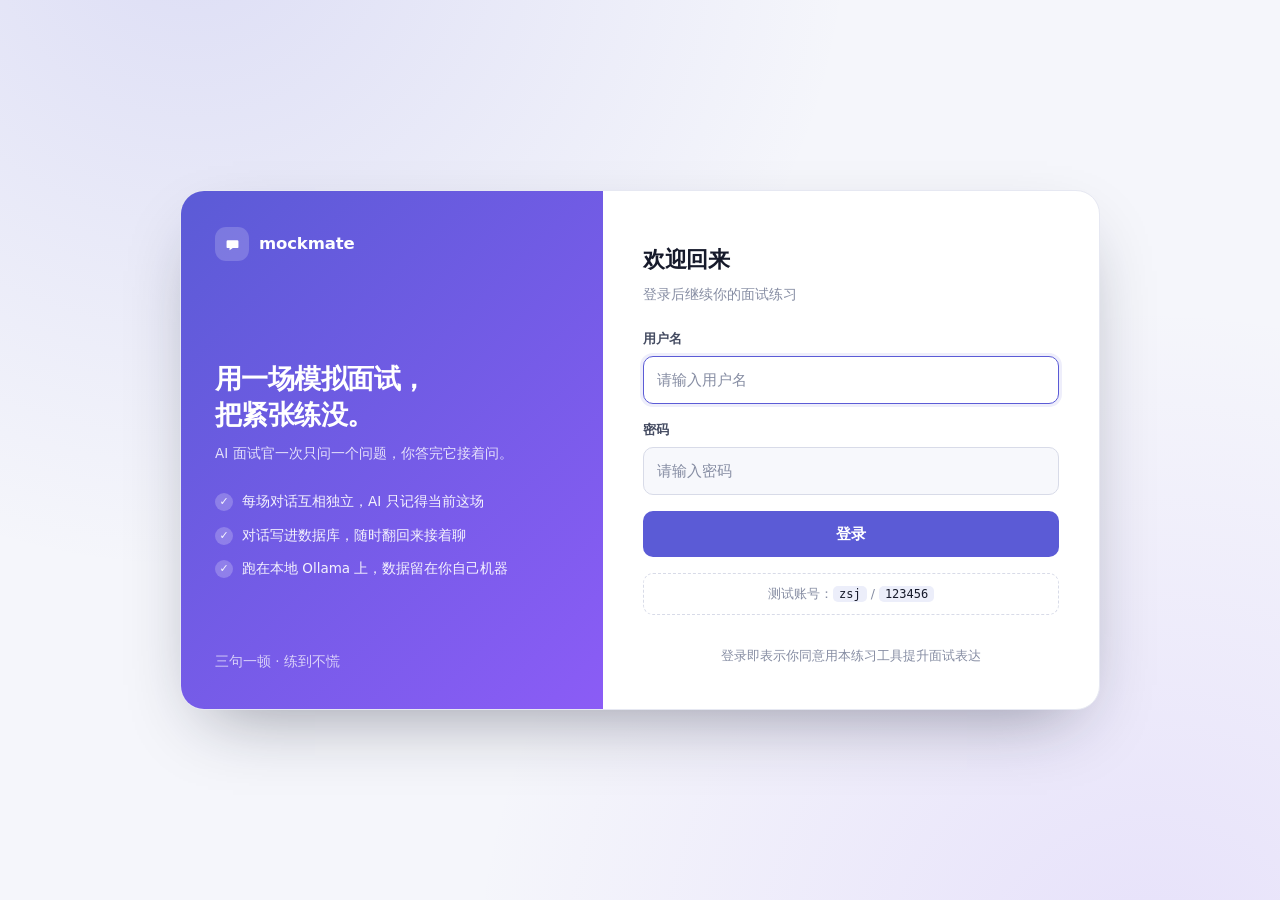
<file: src/main/resources/static/index.html>
<!DOCTYPE html>
<html lang="zh-CN">
  <head>
    <meta charset="UTF-8" />
    <meta name="viewport" content="width=device-width, initial-scale=1.0" />
    <title>mockmate · AI 面试搭子</title>
    <link rel="icon" href="img/favicon.svg" type="image/svg+xml" />
    <link rel="stylesheet" href="css/app.css" />
  </head>

  <body>
    <header class="topbar">
      <div class="topbar-left">
        <button id="sidebar-toggle" class="icon-btn" type="button" aria-label="打开会话列表">☰</button>
        <div class="brand">
          <span class="brand-mark" aria-hidden="true">
            <svg viewBox="0 0 32 32" fill="none">
              <path
                d="M8 9h16a2 2 0 0 1 2 2v9a2 2 0 0 1-2 2h-7.5L11 25.6V22H8a2 2 0 0 1-2-2v-9a2 2 0 0 1 2-2Z"
                fill="currentColor"
              />
            </svg>
          </span>
          <span class="brand-name">mockmate</span>
        </div>
      </div>

      <div class="topbar-right">
        <div class="who">
          <span class="avatar" id="avatar">?</span>
          <span>你好，<b id="who-name">…</b></span>
        </div>
        <button id="resume-btn" class="btn btn-ghost btn-sm" type="button">我的简历</button>
        <button id="logout-btn" class="btn btn-ghost btn-sm" type="button">退出登录</button>
      </div>
    </header>

    <div class="layout">
      <!-- ---------- 左侧：会话列表 ---------- -->
      <aside class="sidebar" id="sidebar">
        <div class="sidebar-head">
          <h2>我的会话</h2>
          <span class="pill" id="sessions-count">—</span>
        </div>

        <button id="new-chat-btn" class="btn new-chat" type="button">＋ 新对话</button>

        <ul class="session-list" id="session-list"></ul>

        <div class="sidebar-foot">
          <kbd>Enter</kbd> 发送 · <kbd>Shift</kbd> + <kbd>Enter</kbd> 换行
        </div>
      </aside>

      <div class="sidebar-backdrop" id="sidebar-backdrop"></div>

      <!-- ---------- 右侧：聊天 ---------- -->
      <main class="page">
        <section class="card chat-card">
          <div class="chat-head">
            <div class="chat-head-main">
              <span class="chat-avatar" aria-hidden="true">AI</span>
              <div>
                <h2>AI 面试官</h2>
                <span class="chat-head-status" id="chat-status">新会话</span>
              </div>
            </div>
            <span class="chat-hint">本地 Ollama · qwen3:8b</span>
          </div>

          <div class="chat-log" id="chat-log" aria-live="polite"></div>

          <form class="composer" id="chat-form">
            <textarea
              id="chat-input"
              class="composer-input"
              rows="1"
              maxlength="1000"
              placeholder="说说你自己，或者直接问 AI 一个问题…"
            ></textarea>
            <button id="send-btn" class="btn send-btn" type="submit">发送</button>
          </form>
        </section>

        <p class="kbd-hint">
          AI 只记得同一场对话里的最近 12 条消息；点左侧任意一场可以接着聊，点和「新对话」可以另起一场。
        </p>
      </main>
    </div>

    <!-- ---------- 我的简历（弹窗） ---------- -->
    <div class="modal" id="resume-modal" aria-hidden="true">
      <div class="modal-backdrop" data-close="1"></div>

      <div class="modal-card" role="dialog" aria-modal="true" aria-labelledby="resume-title">
        <div class="modal-head">
          <h2 id="resume-title">我的简历</h2>
          <button class="modal-close" id="resume-close" type="button" aria-label="关闭">×</button>
        </div>

        <div class="modal-body">
          <label class="dropzone" id="dropzone" for="resume-file">
            <input id="resume-file" type="file" accept=".pdf,.doc,.docx,.txt" hidden />
            <span class="dropzone-icon" aria-hidden="true">＋</span>
            <span class="dropzone-title">点击选择文件，或把简历拖进来</span>
            <span class="dropzone-hint">支持 PDF / DOC / DOCX / TXT，单个不超过 10MB</span>
          </label>

          <p class="resume-alert" id="resume-alert"></p>

          <ul class="resume-list" id="resume-list"></ul>
        </div>

        <div class="modal-foot">
          <span>上传后可以在面试时选用</span>
          <button class="btn btn-ghost btn-sm" id="resume-refresh" type="button">刷新</button>
        </div>
      </div>
    </div>

    <script src="js/api.js"></script>
    <script>
      (function () {
        'use strict';

        // 没登录就不要渲染这个页面，直接送回登录页
        if (!MM.isLoggedIn()) {
          MM.goLogin();
          return;
        }

        var $ = function (id) {
          return document.getElementById(id);
        };

        var chatLog = $('chat-log');
        var chatForm = $('chat-form');
        var chatInput = $('chat-input');
        var sendBtn = $('send-btn');
        var logoutBtn = $('logout-btn');
        var newChatBtn = $('new-chat-btn');
        var chatStatus = $('chat-status');
        var sessionsCount = $('sessions-count');
        var sessionList = $('session-list');
        var sidebar = $('sidebar');
        var sidebarToggle = $('sidebar-toggle');
        var sidebarBackdrop = $('sidebar-backdrop');

        var CID_KEY = 'mockmate.conversationId';

        /** 空状态里的快捷提问 */
        var SUGGESTS = ['先做个自我介绍', '问我一个 Java 基础题', '聊聊我最近做的项目'];

        /**
         * 后端第一次调用会返回一个 conversationId，之后每次都要带回去，
         * 后端才认得出「这还是同一场对话」——记忆全靠它。
         */
        var conversationId = localStorage.getItem(CID_KEY);

        /**
         * 选好但还没开始的那份简历：下一句会带上 resumeId，后端据此新建一场绑定简历的会话。
         * 会话一旦建起来，简历就绑在会话上了，这里随即清空。
         */
        var pendingResumeId = null;
        var pendingResumeName = '';

        var busy = false;

        /* ---------- 顶部：当前登录用户 ---------- */

        var username = MM.getUsername() || '朋友';
        $('who-name').textContent = username;
        $('avatar').textContent = username.charAt(0);

        /* ---------- 小工具 ---------- */

        function clock(value) {
          var d = value ? new Date(value) : new Date();
          if (isNaN(d.getTime())) return '';
          return d.getHours().toString().padStart(2, '0') + ':' + d.getMinutes().toString().padStart(2, '0');
        }

        function relative(value) {
          if (!value) return '';
          var d = new Date(value);
          if (isNaN(d.getTime())) return '';
          var diff = (Date.now() - d.getTime()) / 1000;
          if (diff < 60) return '刚刚';
          if (diff < 3600) return Math.floor(diff / 60) + ' 分钟前';
          if (diff < 86400) return Math.floor(diff / 3600) + ' 小时前';
          if (diff < 86400 * 7) return Math.floor(diff / 86400) + ' 天前';
          return d.getMonth() + 1 + '月' + d.getDate() + '日';
        }

        /* ---------- 消息气泡 ---------- */

        /**
         * 追加一条消息
         * @param {'ai'|'me'} role
         * @param {string} text
         * @param {string} [time] ISO 时间；不传就是现在
         * @returns {HTMLElement} 气泡元素，后续可以改写里面的内容
         */
        function appendMessage(role, text, time) {
          var msg = document.createElement('div');
          msg.className = 'msg ' + (role === 'me' ? 'msg-me' : 'msg-ai');

          if (role !== 'me') {
            var avatar = document.createElement('span');
            avatar.className = 'msg-avatar';
            avatar.setAttribute('aria-hidden', 'true');
            avatar.textContent = 'AI';
            msg.appendChild(avatar);
          }

          var body = document.createElement('div');
          body.className = 'msg-body';

          var bubble = document.createElement('div');
          bubble.className = 'bubble';
          bubble.textContent = text;

          var meta = document.createElement('time');
          meta.className = 'msg-time';
          meta.textContent = clock(time);

          body.appendChild(bubble);
          body.appendChild(meta);
          msg.appendChild(body);

          chatLog.appendChild(msg);
          chatLog.scrollTop = chatLog.scrollHeight;
          return bubble;
        }

        /** 追加"正在思考"的气泡，返回那个气泡，回答回来直接改 textContent */
        function appendThinking() {
          var bubble = appendMessage('ai', '');
          var typing = document.createElement('span');
          typing.className = 'typing';
          typing.innerHTML = '<span></span><span></span><span></span>';
          bubble.appendChild(typing);
          return bubble;
        }

        /** 空状态；withChips=true 时附上几个可点的快捷提问 */
        function showEmpty(text, sub, withChips) {
          chatLog.innerHTML = '';
          var box = document.createElement('div');
          box.className = 'chat-empty';

          var title = document.createElement('strong');
          title.textContent = text;
          box.appendChild(title);

          if (sub) {
            var p = document.createElement('p');
            p.textContent = sub;
            box.appendChild(p);
          }

          if (withChips) {
            var wrap = document.createElement('div');
            wrap.className = 'chat-suggests';
            SUGGESTS.forEach(function (suggestion) {
              var chip = document.createElement('button');
              chip.className = 'chip';
              chip.type = 'button';
              chip.textContent = suggestion;
              chip.addEventListener('click', function () {
                chatInput.value = suggestion;
                autoGrow();
                chatInput.focus();
              });
              wrap.appendChild(chip);
            });
            box.appendChild(wrap);
          }

          chatLog.appendChild(box);
        }

        function setStatus() {
          if (pendingResumeName) {
            chatStatus.textContent = '简历：' + pendingResumeName;
            return;
          }
          chatStatus.textContent = conversationId ? '会话 #' + conversationId : '新会话';
        }

        /** 左侧列表里高亮当前会话 */
        function markActive() {
          Array.prototype.forEach.call(sessionList.querySelectorAll('.session-item'), function (li) {
            li.classList.toggle('is-current', li.dataset.id === String(conversationId));
          });
        }

        /* ---------- 左侧会话列表 ---------- */

        function renderSessions(rows) {
          sessionsCount.textContent = rows.length + ' 场';
          sessionList.innerHTML = '';

          if (!rows.length) {
            var empty = document.createElement('li');
            empty.className = 'session-empty';
            empty.textContent = '还没有会话，说一句话就会自动开一场。';
            sessionList.appendChild(empty);
            return;
          }

          rows.forEach(function (row) {
            var li = document.createElement('li');
            li.className = 'session-item' + (String(row.id) === String(conversationId) ? ' is-current' : '');
            li.dataset.id = String(row.id);

            var open = document.createElement('button');
            open.className = 'session-open';
            open.type = 'button';
            open.title = row.title || '（还没有发言）';
            open.addEventListener('click', function () {
              selectSession(row.id);
              closeSidebar();
            });

            var title = document.createElement('span');
            title.className = 'session-title';
            title.textContent = row.title || '（还没有发言）';

            var meta = document.createElement('span');
            meta.className = 'session-meta';
            meta.textContent =
              (row.messageCount || 0) + ' 条 · 第 ' + (row.currentRound || 0) + ' 轮 · ' +
              relative(row.startedAt);

            open.appendChild(title);
            open.appendChild(meta);

            var del = document.createElement('button');
            del.className = 'session-del';
            del.type = 'button';
            del.textContent = '×';
            del.title = '删除这场会话';
            del.setAttribute('aria-label', '删除会话 ' + row.id);
            del.addEventListener('click', function (event) {
              event.stopPropagation();
              removeSession(row.id, del);
            });

            li.appendChild(open);
            li.appendChild(del);
            sessionList.appendChild(li);
          });
        }

        async function loadSessions() {
          try {
            renderSessions(await MM.api('/interview/sessions'));
          } catch (error) {
            sessionsCount.textContent = '—';
            console.warn('会话列表加载失败：', error.message);
          }
        }

        /* ---------- 切换 / 新建 / 删除 ---------- */

        function resetChat(tip) {
          conversationId = null;
          pendingResumeId = null;
          pendingResumeName = '';
          localStorage.removeItem(CID_KEY);
          setStatus();
          markActive();

          if (tip) {
            chatLog.innerHTML = '';
            appendMessage('ai', tip);
          } else {
            showEmpty('开始第一场模拟面试', '在下面说一句话，或者点一个提示，AI 面试官会接着问你。', true);
          }
        }

        /**
         * 拉取一场会话的历史并重绘消息区。
         * 只管"画出来"，不改当前会话号 —— 启动时和点击切换时用法不同，所以拆开。
         * @returns {Promise<boolean>} 是否成功
         */
        async function loadHistory(id) {
          busy = true;
          showEmpty('正在载入会话 #' + id + ' …');

          try {
            var rows = await MM.api('/interview/sessions/' + encodeURIComponent(id) + '/messages');

            chatLog.innerHTML = '';
            if (!rows || !rows.length) {
              showEmpty('这场会话还没有内容', '直接发一句话就能接着聊。');
            } else {
              rows.forEach(function (row) {
                appendMessage(row.role === 'CANDIDATE' ? 'me' : 'ai', row.content, row.createdAt);
              });
              chatLog.scrollTop = chatLog.scrollHeight;
            }
            return true;
          } catch (error) {
            showEmpty('载入失败', error.message);
            return false;
          } finally {
            busy = false;
          }
        }

        /** 左侧点某一场：切过去并把历史画出来 */
        async function selectSession(id) {
          if (busy || String(id) === String(conversationId)) return;
          if (!(await loadHistory(id))) return;

          conversationId = String(id);
          localStorage.setItem(CID_KEY, conversationId);
          setStatus();
          markActive();
        }

        async function removeSession(id, btn) {
          if (!window.confirm('删除会话 #' + id + '？它的消息会一起删掉。')) return;

          btn.disabled = true;
          btn.textContent = '…';
          try {
            await MM.api('/interview/sessions/' + encodeURIComponent(id), { method: 'DELETE' });

            // 删掉的正好是当前这场 → 回到新对话状态
            if (String(id) === String(conversationId)) {
              resetChat('这场对话已经删掉了，我们重新开始吧。');
            }
            await loadSessions();
          } catch (error) {
            window.alert('删除失败：' + error.message);
            btn.disabled = false;
            btn.textContent = '×';
          }
        }

        /* ---------- 移动端抽屉 ---------- */

        function openSidebar() {
          sidebar.classList.add('is-open');
          sidebarBackdrop.classList.add('is-visible');
        }

        function closeSidebar() {
          sidebar.classList.remove('is-open');
          sidebarBackdrop.classList.remove('is-visible');
        }

        sidebarToggle.addEventListener('click', function () {
          if (sidebar.classList.contains('is-open')) closeSidebar();
          else openSidebar();
        });
        sidebarBackdrop.addEventListener('click', closeSidebar);

        /* ---------- 退出登录 ---------- */

        logoutBtn.addEventListener('click', async function () {
          logoutBtn.disabled = true;
          logoutBtn.textContent = '退出中…';
          try {
            // 该接口已在 SaTokenConfigure 放行，token 过期了也能调通
            await MM.api('/auth/doLogout', { method: 'POST' });
          } catch (error) {
            console.warn('退出接口出错，仍清理本地登录态：', error.message);
          }
          MM.clearSession();
          // 换了账号就不要接着用上一个人的上下文了
          localStorage.removeItem(CID_KEY);
          location.replace('login.html');
        });

        /* ---------- 新对话 ---------- */

        newChatBtn.addEventListener('click', function () {
          if (busy) return;
          resetChat();
          chatInput.value = '';
          autoGrow();
          chatInput.focus();
          closeSidebar();
        });

        /* ---------- 输入框：自动长高 ---------- */

        function autoGrow() {
          chatInput.style.height = 'auto';
          chatInput.style.height = Math.min(chatInput.scrollHeight, 168) + 'px';
        }

        chatInput.addEventListener('input', autoGrow);

        /* Enter 发送，Shift+Enter 换行；中文输入法选词时的 Enter 不能当发送 */
        chatInput.addEventListener('keydown', function (event) {
          if (event.key !== 'Enter' || event.shiftKey || event.isComposing) return;
          event.preventDefault();
          chatForm.requestSubmit();
        });

        /* ---------- 发消息 ---------- */

        function setBusy(value) {
          busy = value;
          sendBtn.disabled = value;
          chatInput.disabled = value;
          if (!value) chatInput.focus();
        }

        async function ask(question) {
          if (busy) return;
          setBusy(true);

          // 清掉空状态再放气泡
          if (chatLog.querySelector('.chat-empty')) chatLog.innerHTML = '';
          appendMessage('me', question);

          var bubble = appendThinking();

          try {
            // GET /interview/chat?q=...&conversationId=...&resumeId=...
            //   resumeId 只在新建会话时有效：这场面试依据哪份简历
            //   ->  Result<InterviewReplyVO>  ->  data = { conversationId, answer }
            var url =
              '/interview/chat?q=' +
              encodeURIComponent(question) +
              (conversationId ? '&conversationId=' + encodeURIComponent(conversationId) : '') +
              (!conversationId && pendingResumeId ? '&resumeId=' + encodeURIComponent(pendingResumeId) : '');

            var data = await MM.api(url);

            // 契约对不上时给一句人话，别在页面上显示 [object Object]
            if (!data || typeof data !== 'object' || !('answer' in data)) {
              throw new Error('后端返回结构不对，期望 { conversationId, answer }');
            }

            // 第一次由后端发号，之后一直沿用它，才有上下文
            if (data.conversationId && data.conversationId !== conversationId) {
              conversationId = data.conversationId;
              localStorage.setItem(CID_KEY, conversationId);
              // 简历已经绑到这场会话上了，本地不用再挂着
              pendingResumeId = null;
              pendingResumeName = '';
              setStatus();
              markActive();
            }

            bubble.textContent = data.answer || '（AI 没有返回内容）';
          } catch (error) {
            bubble.textContent = '出错了：' + error.message;
          } finally {
            chatLog.scrollTop = chatLog.scrollHeight;
            setBusy(false);
            // 消息条数/轮次变了，左侧列表顺手刷新一次
            loadSessions();
          }
        }

        chatForm.addEventListener('submit', function (event) {
          event.preventDefault();
          var question = chatInput.value.trim();
          if (!question || busy) {
            chatInput.focus();
            return;
          }
          chatInput.value = '';
          autoGrow();
          ask(question);
        });

        /* ---------- 我的简历 ---------- */

        // 上传：POST   /resume/resume   multipart 字段名 file
        // 列表：GET    /resume          -> Result<List<{id,fileName,fileType,fileSize,createdAt}>>
        // 删除：DELETE /resume/{id}     -> Result<Void>
        var RESUME_UPLOAD_API = '/resume/resume';
        var RESUME_LIST_API = '/resume';
        var ACCEPTED_EXT = ['pdf', 'doc', 'docx', 'txt'];
        var MAX_RESUME_SIZE = 10 * 1024 * 1024;

        var resumeBtn = $('resume-btn');
        var resumeModal = $('resume-modal');
        var resumeClose = $('resume-close');
        var resumeFile = $('resume-file');
        var resumeList = $('resume-list');
        var resumeAlert = $('resume-alert');
        var resumeRefresh = $('resume-refresh');
        var dropzone = $('dropzone');

        function openResumePanel() {
          resumeModal.classList.add('is-open');
          resumeModal.setAttribute('aria-hidden', 'false');
          document.body.classList.add('no-scroll');
          loadResumes().then(function () {
            // 有还在生成摘要的，就开着轮询等它变 READY
            if (hasBusyResume()) startResumePolling();
          });
        }

        function closeResumePanel() {
          resumeModal.classList.remove('is-open');
          resumeModal.setAttribute('aria-hidden', 'true');
          document.body.classList.remove('no-scroll');
          stopResumePolling();
        }

        /** kind: 'ok' | 'error'；传空就清掉 */
        function setResumeAlert(kind, text) {
          if (!text) {
            resumeAlert.className = 'resume-alert';
            resumeAlert.textContent = '';
            return;
          }
          resumeAlert.className = 'resume-alert is-visible ' + (kind === 'ok' ? 'is-ok' : 'is-error');
          resumeAlert.textContent = text;
        }

        function fileExt(name) {
          var i = String(name || '').lastIndexOf('.');
          return i < 0 ? '' : String(name).slice(i + 1).toLowerCase();
        }

        function humanSize(bytes) {
          if (bytes === undefined || bytes === null) return '';
          if (bytes < 1024) return bytes + ' B';
          if (bytes < 1024 * 1024) return (bytes / 1024).toFixed(0) + ' KB';
          return (bytes / 1024 / 1024).toFixed(1) + ' MB';
        }

        /** GlobalExceptionHandler 对没有对应 handler 的路径返回 "接口不存在（尚未实现）" */
        function isNotImplemented(error) {
          return /尚未实现|接口不存在/.test((error && error.message) || '');
        }

        function resumePlaceholder(text) {
          resumeList.innerHTML = '';
          var li = document.createElement('li');
          li.className = 'resume-empty';
          li.textContent = text;
          resumeList.appendChild(li);
        }

        /** 摘要状态 → 中文 + 样式类 */
        function summaryBadge(status) {
          if (status === 'READY') return { text: '就绪', cls: 'is-ready' };
          if (status === 'FAILED') return { text: '摘要失败', cls: 'is-failed' };
          if (status === 'PARSING') return { text: '生成摘要中', cls: 'is-busy' };
          return { text: '等待解析', cls: 'is-busy' };
        }

        function renderResumes(rows) {
          if (!rows || !rows.length) {
            resumePlaceholder('还没有简历，先上传一份吧');
            return;
          }

          resumeList.innerHTML = '';
          rows.forEach(function (row) {
            var li = document.createElement('li');
            li.className = 'resume-item';

            var main = document.createElement('div');
            main.className = 'resume-main';

            var name = document.createElement('span');
            name.className = 'resume-name';
            name.textContent = row.fileName || row.name || '简历 #' + row.id;

            var badgeInfo = summaryBadge(row.parseStatus);
            var badge = document.createElement('span');
            badge.className = 'resume-badge ' + badgeInfo.cls;
            badge.textContent = badgeInfo.text;

            var meta = document.createElement('span');
            meta.className = 'resume-meta';
            meta.textContent = [row.fileType, humanSize(row.fileSize), relative(row.createdAt)]
              .filter(Boolean)
              .join(' · ');
            meta.appendChild(badge);

            main.appendChild(name);
            main.appendChild(meta);

            var actions = document.createElement('div');
            actions.className = 'resume-actions';

            // 摘要没好就不给"用它面试"，否则开出来的是一场面通用面试
            var useBtn = document.createElement('button');
            useBtn.className = 'resume-use';
            useBtn.type = 'button';
            useBtn.textContent = '用它面试';
            useBtn.disabled = row.parseStatus !== 'READY';
            if (useBtn.disabled) useBtn.title = '摘要还在生成，稍等几秒';
            useBtn.addEventListener('click', function () {
              useResumeForInterview(row.id, row.fileName || ('简历 #' + row.id));
            });

            var del = document.createElement('button');
            del.className = 'resume-del';
            del.type = 'button';
            del.textContent = '删除';
            del.addEventListener('click', function () {
              removeResume(row.id, del);
            });

            actions.appendChild(useBtn);
            actions.appendChild(del);

            li.appendChild(main);
            li.appendChild(actions);
            resumeList.appendChild(li);
          });
        }

        /** 选这份简历开一场新面试：清掉当前会话，把 resumeId 挂在下一句上 */
        function useResumeForInterview(id, fileName) {
          pendingResumeId = String(id);
          pendingResumeName = fileName;
          conversationId = null;
          localStorage.removeItem(CID_KEY);

          chatLog.innerHTML = '';
          setStatus();
          markActive();
          showEmpty('已选择《' + fileName + '》', '说第一句话，AI 面试官会围绕这份简历提问。');
          closeResumePanel();
          chatInput.focus();
        }

        async function loadResumes() {
          resumePlaceholder('加载中…');
          try {
            renderResumes(await MM.api(RESUME_LIST_API));
          } catch (error) {
            if (isNotImplemented(error)) {
              resumePlaceholder('列表接口还没实现（GET /resume/list）—— 上传功能可以先用');
            } else {
              resumePlaceholder('加载失败：' + error.message);
            }
          }
        }

        /* 摘要生成要十几秒，面板开着的时候轮询刷新状态 */
        var resumePollTimer = null;

        function hasBusyResume() {
          return !!resumeList.querySelector('.resume-badge.is-busy');
        }

        function stopResumePolling() {
          if (resumePollTimer) {
            clearInterval(resumePollTimer);
            resumePollTimer = null;
          }
        }

        function startResumePolling() {
          stopResumePolling();
          var ticks = 0;
          resumePollTimer = setInterval(function () {
            ticks++;
            // 最多轮询 2 分钟，防止一直挂着（比如生成卡死）
            if (ticks > 40 || !resumeModal.classList.contains('is-open')) {
              stopResumePolling();
              return;
            }
            loadResumes().then(function () {
              if (!hasBusyResume()) stopResumePolling();
            });
          }, 3000);
        }

        async function uploadResume(file) {
          if (!file) return;

          if (ACCEPTED_EXT.indexOf(fileExt(file.name)) < 0) {
            setResumeAlert('error', '只支持 ' + ACCEPTED_EXT.join(' / ') + ' 格式');
            return;
          }
          if (file.size > MAX_RESUME_SIZE) {
            setResumeAlert('error', '文件不能超过 10MB');
            return;
          }

          var form = new FormData();
          form.append('file', file);

          setResumeAlert('ok', '正在上传 ' + file.name + ' …');
          dropzone.classList.add('is-busy');

          try {
            // 注意：FormData 由 api.js 原样发送，Content-Type 交给浏览器生成
            var data = await MM.api(RESUME_UPLOAD_API, { method: 'POST', body: form });

            // 后端返回 {resumeId, fileName, fileSize, charCount, parseStatus}
            var chars = data && typeof data.charCount === 'number' ? data.charCount : null;
            setResumeAlert(
              'ok',
              '上传成功：' + file.name +
                (chars !== null ? '，识别到 ' + chars + ' 字' : '') +
                '。摘要正在后台生成，稍等十几秒就能用它面试。'
            );
            loadResumes();
            // 摘要要十几秒，先把轮询挂上
            startResumePolling();
          } catch (error) {
            setResumeAlert('error', '上传失败：' + error.message);
          } finally {
            dropzone.classList.remove('is-busy');
            resumeFile.value = '';
          }
        }

        async function removeResume(id, btn) {
          if (!window.confirm('删除这份简历？')) return;

          btn.disabled = true;
          btn.textContent = '…';
          try {
            await MM.api('/resume/' + encodeURIComponent(id), { method: 'DELETE' });
            loadResumes();
          } catch (error) {
            if (isNotImplemented(error)) {
              window.alert('删除接口还没实现（DELETE /resume/{id}）');
            } else {
              window.alert('删除失败：' + error.message);
            }
            btn.disabled = false;
            btn.textContent = '删除';
          }
        }

        resumeBtn.addEventListener('click', openResumePanel);
        resumeClose.addEventListener('click', closeResumePanel);
        resumeRefresh.addEventListener('click', loadResumes);

        resumeModal.addEventListener('click', function (event) {
          if (event.target.dataset.close === '1') closeResumePanel();
        });

        document.addEventListener('keydown', function (event) {
          if (event.key === 'Escape' && resumeModal.classList.contains('is-open')) closeResumePanel();
        });

        resumeFile.addEventListener('change', function () {
          uploadResume(resumeFile.files && resumeFile.files[0]);
        });

        ['dragenter', 'dragover'].forEach(function (type) {
          dropzone.addEventListener(type, function (event) {
            event.preventDefault();
            dropzone.classList.add('is-over');
          });
        });

        ['dragleave', 'drop'].forEach(function (type) {
          dropzone.addEventListener(type, function (event) {
            event.preventDefault();
            dropzone.classList.remove('is-over');
          });
        });

        dropzone.addEventListener('drop', function (event) {
          var files = event.dataTransfer && event.dataTransfer.files;
          if (files && files.length) uploadResume(files[0]);
        });

        /* ---------- 启动 ---------- */

        setStatus();
        loadSessions();

        // 支持 #resume 直接打开简历面板（也方便截图验证）
        if (location.hash === '#resume') {
          openResumePanel();
        }

        // 刷新后如果本地还存着上次的会话号，直接把历史画出来；拿不到就退回新对话状态
        if (conversationId) {
          loadHistory(conversationId).then(function (ok) {
            if (ok) {
              markActive();
              return;
            }
            conversationId = null;
            localStorage.removeItem(CID_KEY);
            setStatus();
            markActive();
            showEmpty('开始第一场模拟面试', '在下面说一句话，或者点一个提示，AI 面试官会接着问你。', true);
          });
        } else {
          showEmpty('开始第一场模拟面试', '在下面说一句话，或者点一个提示，AI 面试官会接着问你。', true);
        }

        autoGrow();
        chatInput.focus();
      })();
    </script>
  </body>
</html>
</file>
<file: src/main/resources/static/css/app.css>
/* =========================================================================
   mockmate · 前端样式
   ---------------------------------------------------------------------
   一份 CSS 管三个页面：login.html / index.html（共用）、favicon 无关。
   改主题只动下面的变量；深色模式跟随系统。
   ========================================================================= */

:root {
  /* 背景与表面 */
  --bg: #f5f6fb;
  --surface: #ffffff;
  --surface-2: #f7f8fc;
  --surface-3: #eceefa;

  /* 文字 */
  --text: #161a2b;
  --text-2: #444b61;
  --muted: #868da3;

  /* 描边 */
  --border: #e6e8f2;
  --border-strong: #d8dbe8;

  /* 品牌色 */
  --brand: #5b5bd6;
  --brand-2: #8b5cf6;
  --brand-strong: #4949c7;
  --brand-soft: rgba(91, 91, 214, 0.1);
  --brand-gradient: linear-gradient(135deg, #5b5bd6, #8b5cf6);

  /* 语义色 */
  --danger: #d64545;
  --danger-soft: rgba(214, 69, 69, 0.1);
  --ok: #16a34a;

  /* 形状与阴影 */
  --radius-sm: 10px;
  --radius: 14px;
  --radius-lg: 20px;
  --shadow-xs: 0 1px 2px rgba(20, 24, 44, 0.06);
  --shadow-sm: 0 2px 10px -4px rgba(20, 24, 44, 0.14);
  --shadow-lg: 0 28px 70px -28px rgba(20, 24, 44, 0.45);

  /* 动效 */
  --ease: cubic-bezier(0.2, 0.6, 0.2, 1);
}

@media (prefers-color-scheme: dark) {
  :root {
    --bg: #0d0f16;
    --surface: #151824;
    --surface-2: #1c2030;
    --surface-3: #232840;

    --text: #e9ebf4;
    --text-2: #b9bfd2;
    --muted: #8b93aa;

    --border: #262c3d;
    --border-strong: #333a50;

    --brand: #6f6fe8;
    --brand-2: #a78bfa;
    --brand-strong: #8080f2;
    --brand-soft: rgba(129, 129, 240, 0.16);

    --danger: #f27272;
    --danger-soft: rgba(242, 114, 114, 0.16);

    --shadow-xs: 0 1px 2px rgba(0, 0, 0, 0.5);
    --shadow-sm: 0 2px 10px -4px rgba(0, 0, 0, 0.6);
    --shadow-lg: 0 28px 70px -28px rgba(0, 0, 0, 0.75);
  }
}

/* ---------- 基础 ---------- */

*,
*::before,
*::after {
  box-sizing: border-box;
}

html,
body {
  margin: 0;
  padding: 0;
}

body {
  min-height: 100dvh;
  background-color: var(--bg);
  color: var(--text);
  font-family: system-ui, -apple-system, 'Segoe UI', 'PingFang SC', 'Hiragino Sans GB',
    'Microsoft YaHei', sans-serif;
  font-size: 15px;
  line-height: 1.6;
  -webkit-font-smoothing: antialiased;
  text-rendering: optimizeLegibility;
}

a {
  color: var(--brand);
  text-decoration: none;
}

a:hover {
  text-decoration: underline;
}

[hidden] {
  display: none !important;
}

/* 统一的细滚动条 */
.session-list,
.chat-log {
  scrollbar-width: thin;
  scrollbar-color: var(--border-strong) transparent;
}

.session-list::-webkit-scrollbar,
.chat-log::-webkit-scrollbar {
  width: 8px;
}

.session-list::-webkit-scrollbar-thumb,
.chat-log::-webkit-scrollbar-thumb {
  background: var(--border-strong);
  border: 2px solid transparent;
  background-clip: content-box;
  border-radius: 8px;
}

/* ---------- 品牌标识 ---------- */

.brand {
  display: inline-flex;
  align-items: center;
  gap: 10px;
  font-weight: 700;
  letter-spacing: -0.01em;
}

.brand-mark {
  display: grid;
  place-items: center;
  width: 34px;
  height: 34px;
  border-radius: 11px;
  background: var(--brand-gradient);
  color: #fff;
  box-shadow: 0 4px 12px -4px rgba(91, 91, 214, 0.6);
}

.brand-mark svg {
  width: 19px;
  height: 19px;
}

.brand-name {
  font-size: 16.5px;
}

/* ---------- 按钮 ---------- */

.btn {
  display: inline-flex;
  align-items: center;
  justify-content: center;
  gap: 8px;
  padding: 10px 18px;
  border: 1px solid transparent;
  border-radius: var(--radius-sm);
  background: var(--brand);
  color: #fff;
  font: inherit;
  font-weight: 600;
  cursor: pointer;
  transition: background 0.16s var(--ease), border-color 0.16s, color 0.16s, opacity 0.16s,
    transform 0.06s;
}

.btn:hover {
  background: var(--brand-strong);
}

.btn:active {
  transform: translateY(1px);
}

.btn:disabled {
  opacity: 0.55;
  cursor: not-allowed;
  transform: none;
}

.btn-sm {
  padding: 7px 14px;
  font-size: 13.5px;
  font-weight: 500;
}

.btn-ghost {
  background: transparent;
  border-color: var(--border-strong);
  color: var(--text-2);
  font-weight: 500;
}

.btn-ghost:hover {
  background: var(--surface-2);
  border-color: var(--brand);
  color: var(--brand);
}

.btn-block {
  width: 100%;
}

/* 只有图标的方按钮 */
.icon-btn {
  display: none;
  place-items: center;
  width: 34px;
  height: 34px;
  padding: 0;
  border: 1px solid var(--border-strong);
  border-radius: var(--radius-sm);
  background: transparent;
  color: var(--text-2);
  font-size: 16px;
  line-height: 1;
  cursor: pointer;
}

.icon-btn:hover {
  border-color: var(--brand);
  color: var(--brand);
}

/* ---------- 表单 ---------- */

.field {
  display: flex;
  flex-direction: column;
  gap: 6px;
  margin-bottom: 16px;
}

.field label {
  font-size: 13px;
  font-weight: 600;
  color: var(--text-2);
}

.input {
  width: 100%;
  padding: 11px 13px;
  border: 1px solid var(--border-strong);
  border-radius: var(--radius-sm);
  background: var(--surface-2);
  color: var(--text);
  font: inherit;
  transition: border-color 0.15s, box-shadow 0.15s, background 0.15s;
}

.input::placeholder {
  color: var(--muted);
}

.input:focus {
  outline: none;
  background: var(--surface);
  border-color: var(--brand);
  box-shadow: 0 0 0 3px var(--brand-soft);
}

/* 转圈 */
.spinner {
  width: 15px;
  height: 15px;
  border: 2px solid rgba(255, 255, 255, 0.45);
  border-top-color: #fff;
  border-radius: 50%;
  animation: spin 0.7s linear infinite;
}

@keyframes spin {
  to {
    transform: rotate(360deg);
  }
}

/* ---------- 提示条 ---------- */

.alert {
  display: none;
  align-items: flex-start;
  gap: 8px;
  padding: 10px 12px;
  margin-bottom: 16px;
  border: 1px solid transparent;
  border-radius: var(--radius-sm);
  font-size: 13.5px;
  line-height: 1.5;
}

.alert.is-visible {
  display: flex;
}

.alert-error {
  background: var(--danger-soft);
  border-color: var(--danger);
  color: var(--danger);
}

/* =========================================================================
   页面一：登录
   ========================================================================= */

.auth-page {
  display: grid;
  place-items: center;
  padding: 28px 20px;
  background-image: radial-gradient(circle at 15% -10%, rgba(91, 91, 214, 0.16), transparent 45%),
    radial-gradient(circle at 90% 110%, rgba(139, 92, 246, 0.14), transparent 45%);
  background-repeat: no-repeat;
}

.auth-shell {
  display: flex;
  width: 100%;
  max-width: 920px;
  min-height: 520px;
  background: var(--surface);
  border: 1px solid var(--border);
  border-radius: 24px;
  box-shadow: var(--shadow-lg);
  overflow: hidden;
}

/* 左侧品牌面板 */
.auth-brand {
  display: flex;
  flex-direction: column;
  justify-content: space-between;
  width: 46%;
  padding: 36px 34px;
  background: var(--brand-gradient);
  color: #fff;
}

.auth-brand .brand-mark {
  background: rgba(255, 255, 255, 0.18);
  box-shadow: none;
}

.auth-brand .brand-name {
  color: #fff;
}

.auth-brand h1 {
  margin: 28px 0 10px;
  font-size: 27px;
  line-height: 1.35;
  letter-spacing: -0.02em;
}

.auth-brand p {
  margin: 0;
  color: rgba(255, 255, 255, 0.82);
  font-size: 13.5px;
}

.auth-points {
  margin: 26px 0 0;
  padding: 0;
  list-style: none;
  display: flex;
  flex-direction: column;
  gap: 12px;
  font-size: 13.5px;
  color: rgba(255, 255, 255, 0.92);
}

.auth-points li {
  display: flex;
  align-items: flex-start;
  gap: 9px;
}

.auth-points li::before {
  content: '✓';
  flex: none;
  display: grid;
  place-items: center;
  width: 18px;
  height: 18px;
  margin-top: 2px;
  border-radius: 50%;
  background: rgba(255, 255, 255, 0.22);
  font-size: 11px;
}

.auth-note {
  font-size: 12px;
  color: rgba(255, 255, 255, 0.72) !important;
}

/* 右侧表单 */
.auth-card {
  flex: 1;
  display: flex;
  flex-direction: column;
  justify-content: center;
  padding: 40px 40px 32px;
}

.auth-title {
  margin: 0 0 6px;
  font-size: 22px;
  letter-spacing: -0.02em;
}

.auth-sub {
  margin: 0 0 24px;
  color: var(--muted);
  font-size: 13.5px;
}

.auth-foot {
  margin: 18px 0 0;
  text-align: center;
  font-size: 12.5px;
  color: var(--muted);
}

.demo-hint {
  margin-top: 16px;
  padding: 10px 12px;
  border: 1px dashed var(--border-strong);
  border-radius: var(--radius-sm);
  font-size: 12.5px;
  color: var(--muted);
  text-align: center;
}

.demo-hint code {
  padding: 1px 6px;
  border-radius: 5px;
  background: var(--surface-3);
  color: var(--text);
  font-size: 12px;
}

/* =========================================================================
   页面二：主界面
   ========================================================================= */

/* ---------- 顶栏 ---------- */

.topbar {
  position: sticky;
  top: 0;
  z-index: 30;
  display: flex;
  align-items: center;
  justify-content: space-between;
  gap: 12px;
  padding: 11px 20px;
  background: color-mix(in srgb, var(--surface) 84%, transparent);
  backdrop-filter: blur(12px);
  border-bottom: 1px solid var(--border);
}

.topbar-left {
  display: flex;
  align-items: center;
  gap: 10px;
}

.topbar-right {
  display: flex;
  align-items: center;
  gap: 12px;
}

.who {
  display: flex;
  align-items: center;
  gap: 8px;
  font-size: 13.5px;
  color: var(--muted);
}

.who b {
  color: var(--text);
  font-weight: 600;
}

.avatar {
  display: grid;
  place-items: center;
  width: 30px;
  height: 30px;
  border-radius: 50%;
  background: var(--brand-gradient);
  color: #fff;
  font-weight: 700;
  font-size: 13px;
  text-transform: uppercase;
}

/* ---------- 两栏布局 ---------- */

.layout {
  display: flex;
  align-items: flex-start;
  gap: 20px;
  max-width: 1200px;
  margin: 0 auto;
  padding: 20px 20px 40px;
}

/* ---------- 左侧会话栏 ---------- */

.sidebar {
  position: sticky;
  top: 76px;
  flex: none;
  display: flex;
  flex-direction: column;
  width: 268px;
  max-height: calc(100dvh - 100px);
  background: var(--surface);
  border: 1px solid var(--border);
  border-radius: var(--radius-lg);
  box-shadow: var(--shadow-xs);
  overflow: hidden;
}

.sidebar-head {
  display: flex;
  align-items: center;
  justify-content: space-between;
  gap: 8px;
  padding: 14px 16px 12px;
}

.sidebar-head h2 {
  margin: 0;
  font-size: 14px;
  font-weight: 650;
  letter-spacing: 0.01em;
}

/* 会话数量的小药丸 */
.pill {
  padding: 1px 9px;
  border-radius: 999px;
  background: var(--brand-soft);
  color: var(--brand);
  font-size: 11.5px;
  font-weight: 600;
  white-space: nowrap;
}

.new-chat {
  margin: 0 14px 10px;
  padding: 9px 14px;
  background: var(--brand-soft);
  color: var(--brand);
  font-size: 13.5px;
  font-weight: 600;
}

.new-chat:hover {
  background: var(--brand);
  color: #fff;
}

.session-list {
  flex: 1;
  min-height: 0;
  margin: 0;
  padding: 2px 8px 10px;
  list-style: none;
  overflow-y: auto;
}

.session-item {
  position: relative;
  display: flex;
  align-items: center;
  border-radius: var(--radius-sm);
  transition: background 0.14s var(--ease);
}

.session-item:hover {
  background: var(--surface-2);
}

.session-item.is-current {
  background: var(--brand-soft);
}

/* 整行可点：这是切换会话的按钮 */
.session-open {
  display: flex;
  flex-direction: column;
  gap: 2px;
  flex: 1;
  min-width: 0;
  padding: 9px 10px;
  border: none;
  border-radius: var(--radius-sm);
  background: transparent;
  color: inherit;
  font: inherit;
  text-align: left;
  cursor: pointer;
}

/* 当前会话左侧的小竖条 */
.session-item.is-current::before {
  content: '';
  position: absolute;
  left: 2px;
  top: 50%;
  width: 3px;
  height: 22px;
  transform: translateY(-50%);
  border-radius: 2px;
  background: var(--brand);
}

.session-title {
  font-size: 13.5px;
  color: var(--text);
  overflow: hidden;
  text-overflow: ellipsis;
  white-space: nowrap;
}

.session-item.is-current .session-title {
  color: var(--brand);
  font-weight: 600;
}

.session-meta {
  font-size: 11.5px;
  color: var(--muted);
  overflow: hidden;
  text-overflow: ellipsis;
  white-space: nowrap;
}

/* 删除：平时藏着，hover 才出现 */
.session-del {
  flex: none;
  display: grid;
  place-items: center;
  width: 24px;
  height: 24px;
  margin-right: 8px;
  padding: 0;
  border: none;
  border-radius: 7px;
  background: transparent;
  color: var(--muted);
  font: inherit;
  font-size: 15px;
  line-height: 1;
  cursor: pointer;
  opacity: 0;
  transition: opacity 0.14s, background 0.14s, color 0.14s;
}

.session-item:hover .session-del,
.session-del:focus-visible {
  opacity: 1;
}

.session-del:hover {
  background: var(--danger-soft);
  color: var(--danger);
}

.session-del:disabled {
  cursor: not-allowed;
}

/* 触屏没有 hover */
@media (hover: none) {
  .session-del {
    opacity: 1;
  }
}

.session-empty {
  padding: 26px 14px;
  text-align: center;
  font-size: 12.5px;
  line-height: 1.8;
  color: var(--muted);
}

.sidebar-foot {
  margin: 0;
  padding: 10px 16px 14px;
  border-top: 1px solid var(--border);
  font-size: 11.5px;
  line-height: 1.7;
  color: var(--muted);
}

kbd {
  padding: 1px 5px;
  border: 1px solid var(--border-strong);
  border-bottom-width: 2px;
  border-radius: 5px;
  background: var(--surface-2);
  color: var(--text-2);
  font-family: inherit;
  font-size: 11px;
}

.sidebar-backdrop {
  display: none;
}

/* ---------- 右侧主区 ---------- */

.page {
  flex: 1;
  min-width: 0;
}

.card {
  background: var(--surface);
  border: 1px solid var(--border);
  border-radius: var(--radius-lg);
  box-shadow: var(--shadow-xs);
  overflow: hidden;
}

.chat-card {
  display: flex;
  flex-direction: column;
}

.chat-head {
  display: flex;
  align-items: center;
  justify-content: space-between;
  gap: 12px;
  padding: 14px 18px;
  border-bottom: 1px solid var(--border);
}

.chat-head-main {
  display: flex;
  align-items: center;
  gap: 11px;
  min-width: 0;
}

.chat-avatar {
  display: grid;
  place-items: center;
  width: 34px;
  height: 34px;
  border-radius: 50%;
  background: var(--brand-gradient);
  color: #fff;
  font-size: 11.5px;
  font-weight: 700;
  letter-spacing: 0.02em;
}

.chat-head h2 {
  margin: 0;
  font-size: 14.5px;
  font-weight: 650;
}

.chat-head-status {
  font-size: 12px;
  color: var(--muted);
}

.chat-hint {
  flex: none;
  padding: 3px 9px;
  border-radius: 999px;
  background: var(--surface-2);
  color: var(--muted);
  font-size: 11.5px;
  white-space: nowrap;
}

/* ---------- 消息列表 ---------- */

.chat-log {
  display: flex;
  flex-direction: column;
  gap: 16px;
  height: clamp(320px, 52dvh, 560px);
  padding: 20px 18px;
  overflow-y: auto;
  scroll-behavior: smooth;
}

/* 内容不多时也贴到底部，紧挨着输入框 */
.chat-log::before {
  content: '';
  margin-top: auto;
}

.msg {
  display: flex;
  gap: 10px;
  /* 宽度上限放在 .msg 上：放在内部 .msg-body 会因为百分比依赖自身宽度而失效 */
  max-width: min(82%, 680px);
  animation: rise 0.22s var(--ease);
}

@keyframes rise {
  from {
    opacity: 0;
    transform: translateY(6px);
  }
}

.msg-ai {
  align-self: flex-start;
}

.msg-me {
  align-self: flex-end;
  flex-direction: row-reverse;
}

.msg-avatar {
  flex: none;
  display: grid;
  place-items: center;
  width: 28px;
  height: 28px;
  margin-top: 2px;
  border-radius: 50%;
  background: var(--brand-gradient);
  color: #fff;
  font-size: 10.5px;
  font-weight: 700;
}

.msg-body {
  display: flex;
  flex-direction: column;
  gap: 4px;
  min-width: 0;
}

.msg-me .msg-body {
  align-items: flex-end;
}

.bubble {
  padding: 11px 15px;
  border-radius: 16px;
  font-size: 14.5px;
  line-height: 1.68;
  white-space: pre-wrap;
  overflow-wrap: anywhere;
}

.msg-ai .bubble {
  background: var(--surface-2);
  border: 1px solid var(--border);
  border-bottom-left-radius: 5px;
  color: var(--text);
}

.msg-me .bubble {
  background: var(--brand);
  color: #fff;
  border-bottom-right-radius: 5px;
}

.msg-time {
  padding: 0 3px;
  font-size: 11px;
  color: var(--muted);
  opacity: 0;
  transition: opacity 0.15s;
}

.msg:hover .msg-time {
  opacity: 1;
}

/* 正在思考的三个点 */
.typing {
  display: inline-flex;
  align-items: center;
  gap: 4px;
  padding: 3px 0;
}

.typing span {
  width: 6px;
  height: 6px;
  border-radius: 50%;
  background: var(--muted);
  animation: blink 1.3s infinite ease-in-out;
}

.typing span:nth-child(2) {
  animation-delay: 0.18s;
}

.typing span:nth-child(3) {
  animation-delay: 0.36s;
}

@keyframes blink {
  0%,
  60%,
  100% {
    opacity: 0.28;
    transform: translateY(0);
  }
  30% {
    opacity: 1;
    transform: translateY(-2px);
  }
}

/* 空状态 */
.chat-empty {
  margin: auto;
  padding: 10px 0;
  text-align: center;
  color: var(--muted);
}

.chat-empty strong {
  display: block;
  margin-bottom: 6px;
  color: var(--text-2);
  font-size: 15px;
}

.chat-empty p {
  margin: 0;
  font-size: 13px;
}

/* 空状态里的快捷提问 */
.chat-suggests {
  display: flex;
  flex-wrap: wrap;
  justify-content: center;
  gap: 8px;
  margin-top: 18px;
}

.chip {
  padding: 7px 13px;
  border: 1px solid var(--border-strong);
  border-radius: 999px;
  background: var(--surface);
  color: var(--text-2);
  font: inherit;
  font-size: 12.5px;
  cursor: pointer;
  transition: border-color 0.14s, color 0.14s, background 0.14s, transform 0.06s;
}

.chip:hover {
  border-color: var(--brand);
  color: var(--brand);
  background: var(--brand-soft);
}

.chip:active {
  transform: translateY(1px);
}

/* ---------- 输入区 ---------- */

.composer {
  display: flex;
  align-items: flex-end;
  gap: 10px;
  padding: 14px 18px 16px;
  border-top: 1px solid var(--border);
  background: var(--surface);
}

.composer-input {
  flex: 1;
  min-height: 44px;
  max-height: 168px;
  padding: 11px 14px;
  border: 1px solid var(--border-strong);
  border-radius: var(--radius);
  background: var(--surface-2);
  color: var(--text);
  font: inherit;
  line-height: 1.55;
  resize: none;
  overflow-y: auto;
  transition: border-color 0.15s, box-shadow 0.15s, background 0.15s;
}

.composer-input::placeholder {
  color: var(--muted);
}

.composer-input:focus {
  outline: none;
  background: var(--surface);
  border-color: var(--brand);
  box-shadow: 0 0 0 3px var(--brand-soft);
}

.composer-input:disabled {
  opacity: 0.6;
}

.send-btn {
  flex: none;
  min-width: 76px;
  height: 44px;
}

.kbd-hint {
  margin: 12px 2px 0;
  font-size: 12px;
  color: var(--muted);
  text-align: center;
}

/* =========================================================================
   响应式
   ========================================================================= */

/* 桌面端：会话栏和聊天区都铺满视口高度，滚动的只有消息列表 */
@media (min-width: 861px) {
  .sidebar {
    height: calc(100dvh - 100px);
    max-height: none;
  }

  .page {
    display: flex;
    flex-direction: column;
    height: calc(100dvh - 100px);
  }

  .chat-card {
    flex: 1;
    min-height: 0;
  }

  .chat-log {
    flex: 1;
    min-height: 0;
    height: auto;
  }

  .kbd-hint {
    flex: none;
  }
}

/* 中等屏：登录页收起品牌面板 */
@media (max-width: 900px) {
  .auth-shell {
    max-width: 440px;
    min-height: 0;
  }

  .auth-brand {
    display: none;
  }

  .auth-card {
    padding: 32px 26px 26px;
  }
}

/* 窄屏：会话栏改成抽屉 */
@media (max-width: 860px) {
  .icon-btn {
    display: grid;
  }

  .layout {
    padding: 14px 14px 32px;
  }

  .sidebar {
    position: fixed;
    z-index: 40;
    top: 0;
    left: 0;
    width: 280px;
    height: 100dvh;
    max-height: none;
    border-radius: 0;
    border-right: 1px solid var(--border);
    transform: translateX(-102%);
    transition: transform 0.24s var(--ease);
    box-shadow: var(--shadow-lg);
  }

  .sidebar.is-open {
    transform: translateX(0);
  }

  .sidebar-backdrop {
    display: block;
    position: fixed;
    inset: 0;
    z-index: 35;
    background: rgba(12, 14, 24, 0.42);
    opacity: 0;
    pointer-events: none;
    transition: opacity 0.24s var(--ease);
  }

  .sidebar-backdrop.is-visible {
    opacity: 1;
    pointer-events: auto;
  }

  .session-del {
    opacity: 1;
  }
}

@media (max-width: 560px) {
  .chat-log {
    height: clamp(300px, 58dvh, 440px);
    padding: 16px 14px;
  }

  .msg-body {
    max-width: 88%;
  }

  .who span:not(.avatar) {
    display: none;
  }

  .chat-hint {
    display: none;
  }

  .composer {
    padding: 12px 14px 14px;
  }

  .send-btn {
    min-width: 64px;
    padding: 10px 14px;
  }
}

/* =========================================================================
   我的简历（弹窗）
   ========================================================================= */

body.no-scroll {
  overflow: hidden;
}

.modal {
  position: fixed;
  inset: 0;
  z-index: 60;
  display: none;
}

.modal.is-open {
  display: block;
  animation: modal-fade 0.16s var(--ease);
}

@keyframes modal-fade {
  from {
    opacity: 0;
  }
}

.modal-backdrop {
  position: absolute;
  inset: 0;
  background: rgba(10, 12, 22, 0.5);
  backdrop-filter: blur(2px);
}

.modal-card {
  position: relative;
  z-index: 1;
  display: flex;
  flex-direction: column;
  width: min(560px, calc(100vw - 32px));
  max-height: min(82dvh, 720px);
  margin: 8dvh auto 0;
  background: var(--surface);
  border: 1px solid var(--border);
  border-radius: 20px;
  box-shadow: var(--shadow-lg);
  overflow: hidden;
  animation: modal-pop 0.18s var(--ease);
}

@keyframes modal-pop {
  from {
    opacity: 0;
    transform: translateY(8px) scale(0.99);
  }
}

.modal-head {
  display: flex;
  align-items: center;
  justify-content: space-between;
  gap: 10px;
  padding: 15px 18px;
  border-bottom: 1px solid var(--border);
}

.modal-head h2 {
  margin: 0;
  font-size: 15.5px;
  font-weight: 650;
}

.modal-close {
  display: grid;
  place-items: center;
  width: 28px;
  height: 28px;
  padding: 0;
  border: none;
  border-radius: 8px;
  background: transparent;
  color: var(--muted);
  font: inherit;
  font-size: 19px;
  line-height: 1;
  cursor: pointer;
  transition: background 0.14s, color 0.14s;
}

.modal-close:hover {
  background: var(--surface-2);
  color: var(--text);
}

.modal-body {
  padding: 18px;
  overflow-y: auto;
}

/* 上传区 */
.dropzone {
  display: flex;
  flex-direction: column;
  align-items: center;
  gap: 7px;
  padding: 24px 18px;
  border: 1.5px dashed var(--border-strong);
  border-radius: 14px;
  background: var(--surface-2);
  text-align: center;
  cursor: pointer;
  transition: border-color 0.15s, background 0.15s;
}

.dropzone:hover {
  border-color: var(--brand);
  background: var(--brand-soft);
}

.dropzone.is-over {
  border-color: var(--brand);
  background: var(--brand-soft);
}

.dropzone.is-busy {
  opacity: 0.6;
  pointer-events: none;
}

.dropzone-icon {
  display: grid;
  place-items: center;
  width: 36px;
  height: 36px;
  border-radius: 50%;
  background: var(--brand-soft);
  color: var(--brand);
  font-size: 19px;
  font-weight: 600;
}

.dropzone-title {
  font-size: 13.5px;
  color: var(--text);
}

.dropzone-hint {
  font-size: 11.5px;
  color: var(--muted);
}

/* 上传结果提示 */
.resume-alert {
  display: none;
  margin: 14px 0 0;
  padding: 9px 12px;
  border-radius: 10px;
  font-size: 12.5px;
  line-height: 1.55;
}

.resume-alert.is-visible {
  display: block;
}

.resume-alert.is-ok {
  background: var(--brand-soft);
  color: var(--brand);
}

.resume-alert.is-error {
  background: var(--danger-soft);
  color: var(--danger);
}

/* 简历列表 */
.resume-list {
  display: flex;
  flex-direction: column;
  gap: 8px;
  margin: 14px 0 0;
  padding: 0;
  list-style: none;
}

.resume-item {
  display: flex;
  align-items: center;
  gap: 10px;
  padding: 10px 12px;
  border: 1px solid var(--border);
  border-radius: 12px;
}

.resume-main {
  display: flex;
  flex: 1;
  flex-direction: column;
  gap: 2px;
  min-width: 0;
}

.resume-name {
  font-size: 13.5px;
  overflow: hidden;
  text-overflow: ellipsis;
  white-space: nowrap;
}

.resume-meta {
  font-size: 11.5px;
  color: var(--muted);
}

.resume-del {
  flex: none;
  padding: 5px 11px;
  border: 1px solid var(--border);
  border-radius: 8px;
  background: transparent;
  color: var(--muted);
  font: inherit;
  font-size: 12.5px;
  cursor: pointer;
  transition: border-color 0.14s, color 0.14s, background 0.14s;
}

.resume-del:hover {
  border-color: var(--danger);
  color: var(--danger);
  background: var(--danger-soft);
}

.resume-del:disabled {
  opacity: 0.55;
  cursor: not-allowed;
}

.resume-empty {
  padding: 22px 12px;
  text-align: center;
  font-size: 12.5px;
  line-height: 1.7;
  color: var(--muted);
}

.modal-foot {
  display: flex;
  align-items: center;
  justify-content: space-between;
  gap: 10px;
  padding: 12px 18px;
  border-top: 1px solid var(--border);
  font-size: 11.5px;
  color: var(--muted);
}

/* 手机上铺满 */
@media (max-width: 560px) {
  .modal-card {
    width: 100%;
    height: 100dvh;
    max-height: none;
    margin: 0;
    border: none;
    border-radius: 0;
  }

  .modal-body {
    flex: 1;
  }
}

/* ---------- 简历：摘要状态 + 操作按钮 ---------- */

.resume-badge {
  display: inline-block;
  margin-left: 6px;
  padding: 0 6px;
  border-radius: 999px;
  font-size: 10.5px;
  line-height: 16px;
  vertical-align: 1px;
}

.resume-badge.is-ready {
  background: rgba(22, 163, 74, 0.12);
  color: var(--ok);
}

.resume-badge.is-busy {
  background: var(--brand-soft);
  color: var(--brand);
}

.resume-badge.is-failed {
  background: var(--danger-soft);
  color: var(--danger);
}

.resume-actions {
  display: flex;
  flex: none;
  align-items: center;
  gap: 6px;
}

.resume-use {
  padding: 5px 11px;
  border: 1px solid var(--brand);
  border-radius: 8px;
  background: transparent;
  color: var(--brand);
  font: inherit;
  font-size: 12.5px;
  cursor: pointer;
  transition: background 0.14s, color 0.14s;
}

.resume-use:hover:not(:disabled) {
  background: var(--brand);
  color: #fff;
}

.resume-use:disabled {
  border-color: var(--border);
  color: var(--muted);
  opacity: 0.6;
  cursor: not-allowed;
}
</file>
